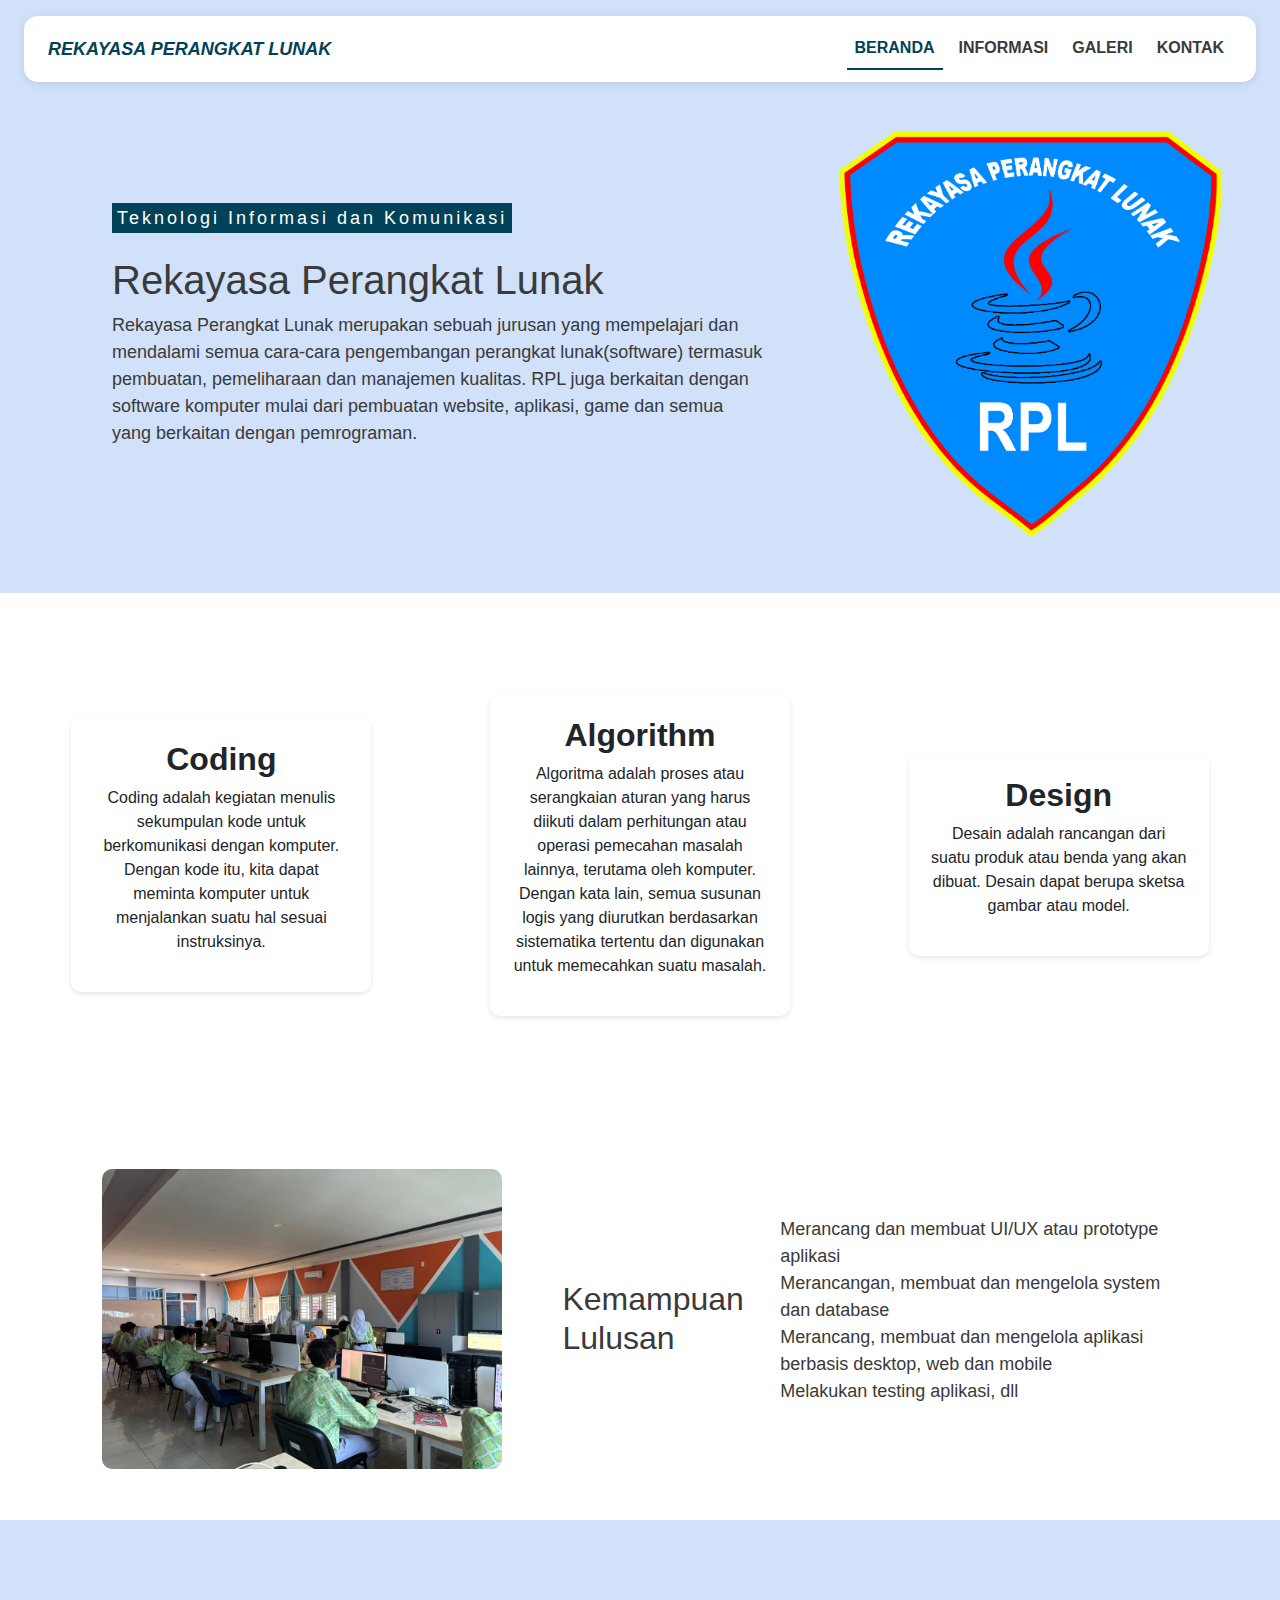
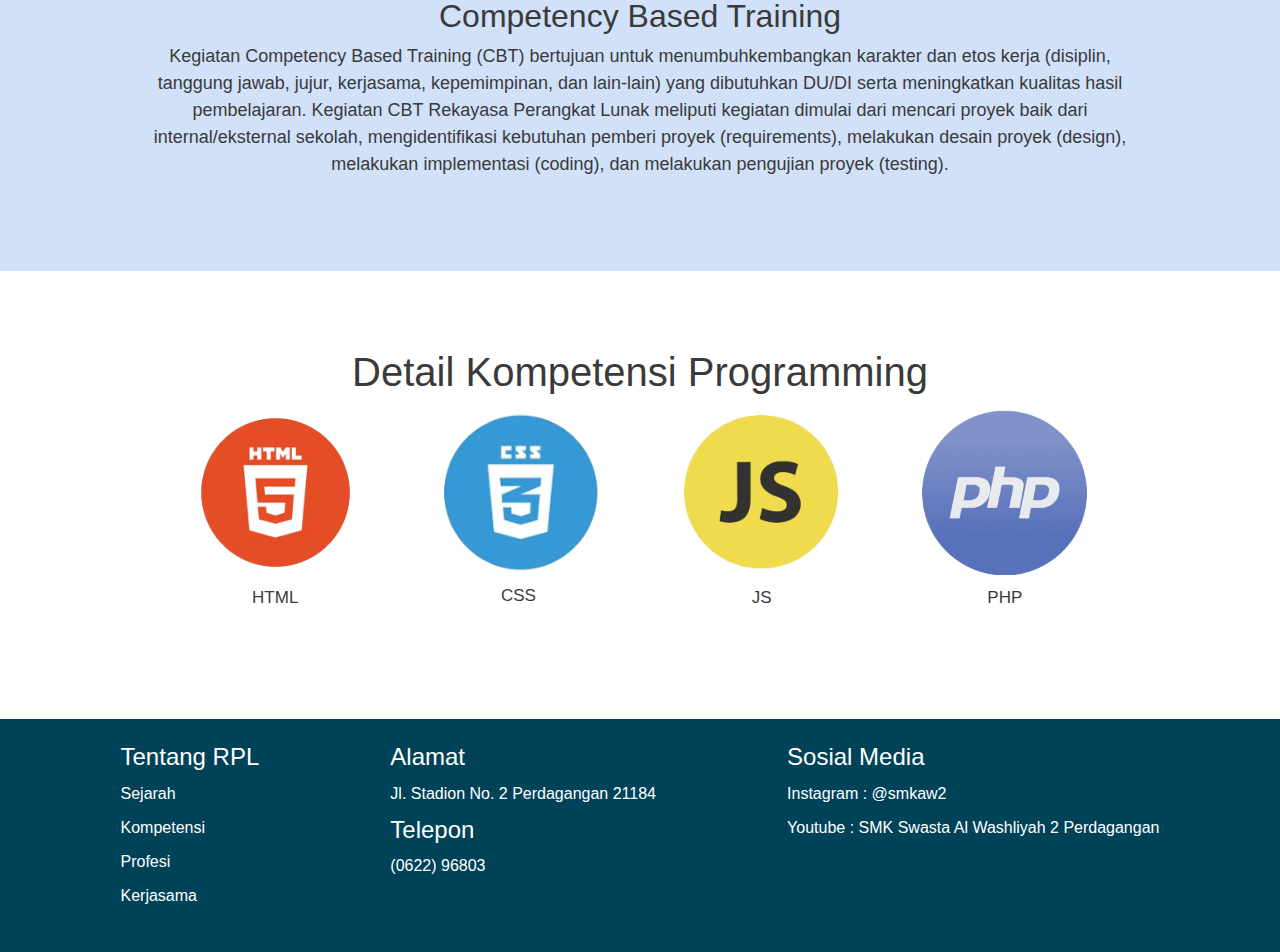
<file: index.html>
<html>

<head>
  <meta charset="UTF-8">
  <meta name="viewport" content="width=device-width, initial-scale=1">
  <title>Rekayasa Perangkat Lunak</title>
  <link href="https://cdn.jsdelivr.net/npm/bootstrap@5.3.3/dist/css/bootstrap.min.css" rel="stylesheet">
  <link href="style.css" rel="stylesheet">
</head>

<body>
  <div class="page-wrapper">
    <nav class="navbar navbar-expand-lg navbar-light custom-navbar">
      <div class="container-fluid">
        <a class="navbar-brand logo-text" href="index.html">REKAYASA PERANGKAT LUNAK</a>
        <button class="navbar-toggler" type="button" data-bs-toggle="collapse" data-bs-target="#mainNavbar"
          aria-controls="mainNavbar" aria-expanded="false" aria-label="Toggle navigation">
          <span class="navbar-toggler-icon"></span>
        </button>
        <div class="collapse navbar-collapse justify-content-end" id="mainNavbar">
          <ul class="navbar-nav ms-auto mb-2 mb-lg-0">
            <li class="nav-item">
              <a class="nav-link active" aria-current="page" href="index.html">BERANDA</a>
            </li>
            <li class="nav-item">
              <a class="nav-link" href="information.html">INFORMASI</a>
            </li>
            <li class="nav-item">
              <a class="nav-link" href="gallery.html">GALERI</a>
            </li>
            <li class="nav-item">
              <a class="nav-link" href="contact.html">KONTAK</a>
            </li>
          </ul>
        </div>
      </div>
    </nav>

    <div class="content1">

      <div class="text1">

        <div class="text">

          <p id="tag">

            <mark>Teknologi Informasi dan Komunikasi</mark>

          </p>

          <h1>Rekayasa Perangkat Lunak</h1>

          <p>

            Rekayasa Perangkat Lunak merupakan sebuah jurusan yang mempelajari

            dan mendalami semua cara-cara pengembangan perangkat

            lunak(software) termasuk pembuatan, pemeliharaan dan manajemen

            kualitas. RPL juga berkaitan dengan software komputer mulai dari

            pembuatan website, aplikasi, game dan semua yang berkaitan dengan

            pemrograman.

          </p>

        </div>

      </div>

      <div class="imglogo">

        <img src="img/logopplg.png" />

      </div>

    </div>

    <div class="content2">

      <div class="card">

        <h2><b>Coding</b></h2>

        <p>

          Coding adalah kegiatan menulis sekumpulan kode untuk berkomunikasi

          dengan komputer. Dengan kode itu, kita dapat meminta komputer untuk

          menjalankan suatu hal sesuai instruksinya.

        </p>

      </div>

      <div class="card">

        <h2><b>Algorithm</b></h2>

        <p>

          Algoritma adalah proses atau serangkaian aturan yang harus diikuti

          dalam perhitungan atau operasi pemecahan masalah lainnya, terutama

          oleh komputer. Dengan kata lain, semua susunan logis yang diurutkan

          berdasarkan sistematika tertentu dan digunakan untuk memecahkan

          suatu masalah.

        </p>

      </div>

      <div class="card">

        <h2><b>Design</b></h2>

        <p>

          Desain adalah rancangan dari suatu produk atau benda yang akan

          dibuat. Desain dapat berupa sketsa gambar atau model.

        </p>

      </div>

    </div>

    <div class="content3">

      <img class="imgrps" src="img/rpsrpl.jpg" />

      <div class="text2">

        <h2>Kemampuan Lulusan</h2>

        <p>

          Merancang dan membuat UI/UX atau prototype aplikasi<br />

          Merancangan, membuat dan mengelola system dan database<br />

          Merancang, membuat dan mengelola aplikasi berbasis desktop, web

          dan mobile<br />

          Melakukan testing aplikasi, dll

        </p>

      </div>

    </div>

    <div class="content4">

      <h2>Competency Based Training</h2>

      <p>

        Kegiatan Competency Based Training (CBT) bertujuan untuk

        menumbuhkembangkan karakter dan etos kerja (disiplin, tanggung jawab,

        jujur, kerjasama, kepemimpinan, dan lain-lain) yang dibutuhkan DU/DI

        serta meningkatkan kualitas hasil pembelajaran. Kegiatan CBT Rekayasa

        Perangkat Lunak meliputi kegiatan dimulai dari mencari proyek baik

        dari internal/eksternal sekolah, mengidentifikasi kebutuhan pemberi

        proyek (requirements), melakukan desain proyek (design), melakukan

        implementasi (coding), dan melakukan pengujian proyek (testing).

      </p>

    </div>

    <div class="content5">

      <h1>Detail Kompetensi Programming</h1>

      <div class="subcontent5">

        <div class="responsive">

          <div class="gallery">

            <a target="_blank" href="img/logohtml.png">

              <img src="img/logohtml.png" width="600" height="400" />

            </a>

            <div class="desc">HTML</div>

          </div>

        </div>

        <div class="responsive">

          <div class="gallery">

            <a target="_blank" href="img/csslogo.png">

              <img src="img/csslogo.png" width="600" height="400" />

            </a>

            <div class="desc">CSS</div>

          </div>

        </div>

        <div class="responsive">

          <div class="gallery">

            <a target="_blank" href="img/logojs.png">

              <img src="img/logojs.png" width="600" height="400" />

            </a>

            <div class="desc">JS</div>

          </div>

        </div>

        <div class="responsive">

          <div class="gallery">

            <a target="_blank" href="img/logophp.png">

              <img src="img/logophp.png" width="600" height="400" />

            </a>

            <div class="desc">PHP</div>

          </div>

        </div>

      </div>

    </div>

    <div class="clearfix"></div>

    <footer class="footer-main">

      <div class="footer-grid">

        <section class="footer-1">

          <h4>Tentang RPL</h4>

          <p>Sejarah</p>

          <p>Kompetensi</p>

          <p>Profesi</p>

          <p>Kerjasama</p>

        </section>

        <section class="footer-2">

          <h4>Alamat</h4>

          <p>Jl. Stadion No. 2 Perdagangan 21184</p>

          <h4>Telepon</h4>

          <p>(0622) 96803</p>

        </section>

        <section class="footer-3">

          <h4>Sosial Media</h4>

          <p>Instagram : @smkaw2</p>

          <p>Youtube : SMK Swasta Al Washliyah 2 Perdagangan</p>

        </section>

      </div>

    </footer>

  </div>

  <script src="https://cdn.jsdelivr.net/npm/bootstrap@5.3.3/dist/js/bootstrap.bundle.min.js"></script>

</body>

</html>
</file>
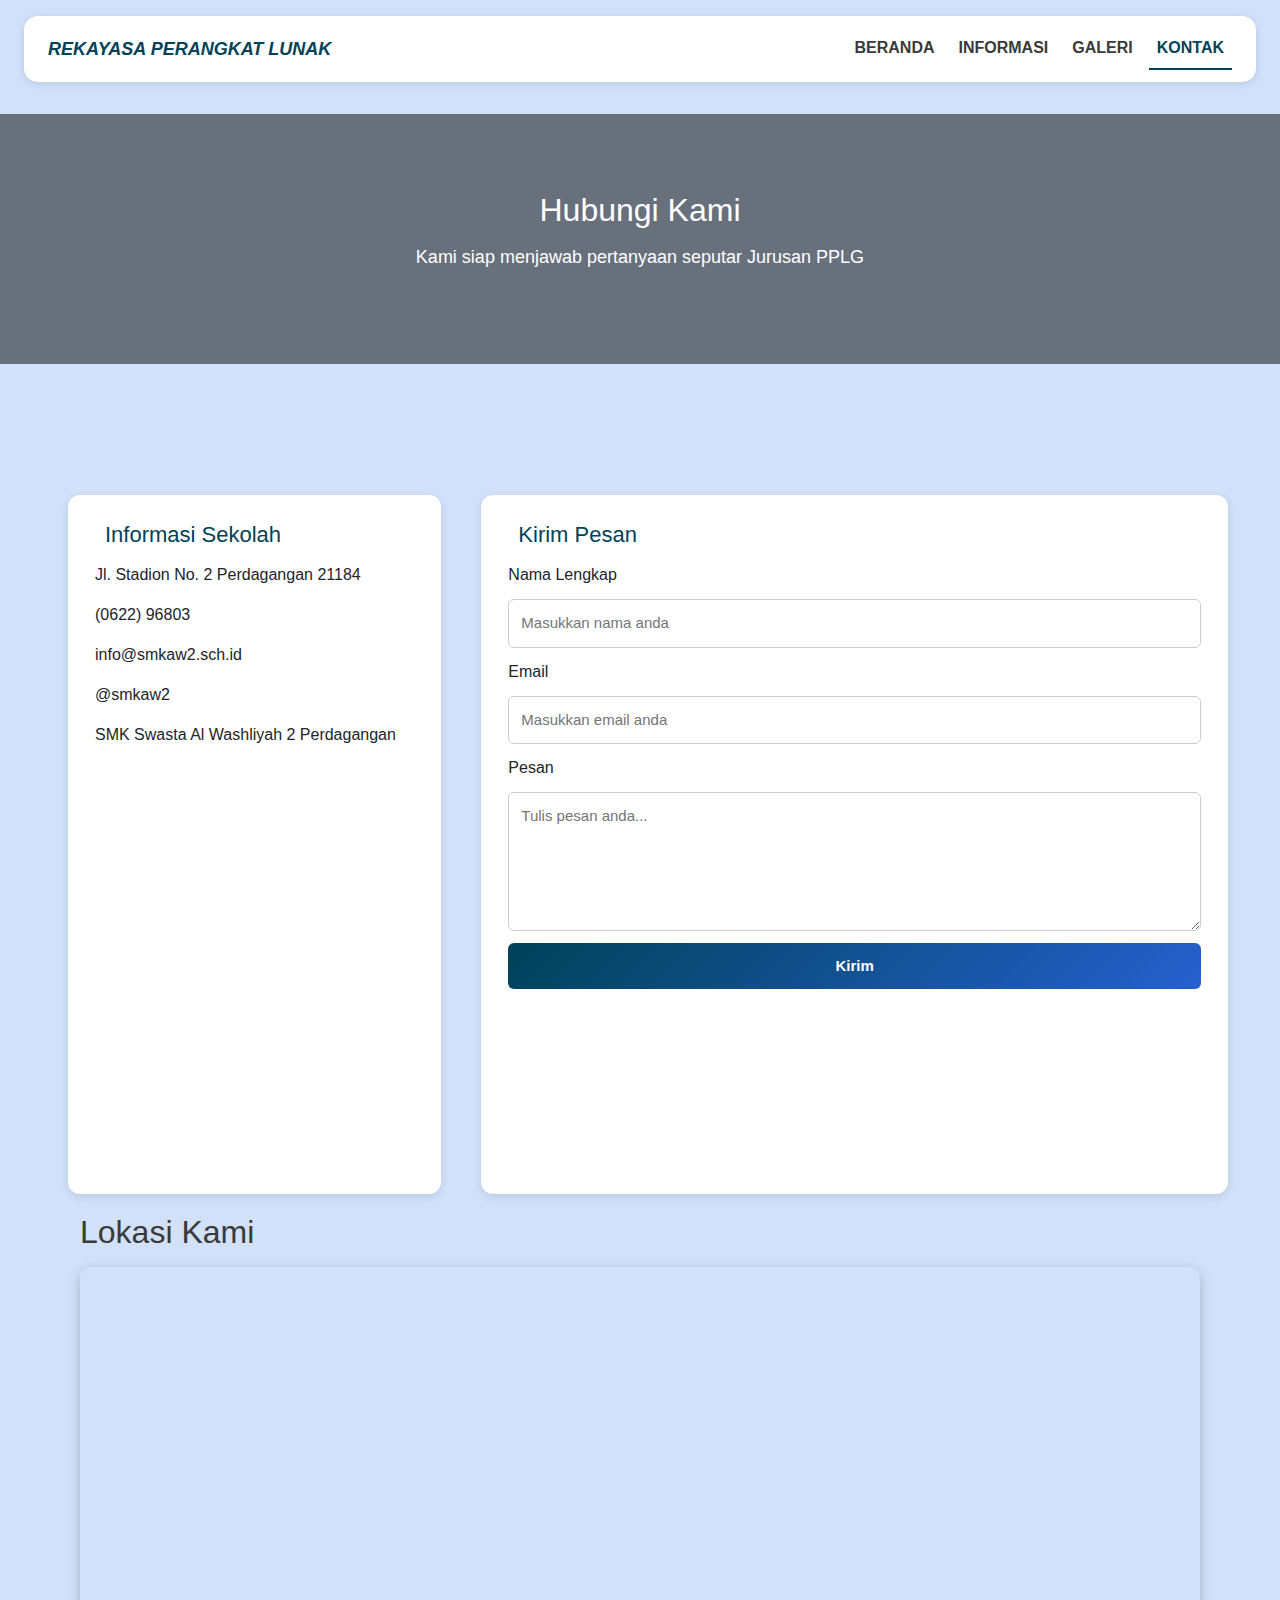
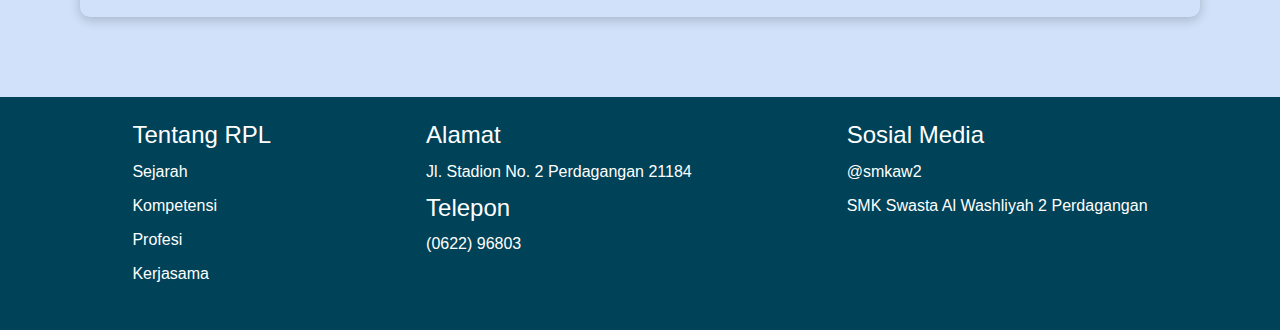
<file: contact.html>
<html>
  <head>
    <meta charset="UTF-8">
    <meta name="viewport" content="width=device-width, initial-scale=1">
    <title>Rekayasa Perangkat Lunak</title>
    <link href="https://cdn.jsdelivr.net/npm/bootstrap@5.3.3/dist/css/bootstrap.min.css" rel="stylesheet">
    <link href="style.css" rel="stylesheet">
  </head>
  <body>
    <div class="page-wrapper">
      <nav class="navbar navbar-expand-lg navbar-light custom-navbar">
        <div class="container-fluid">
          <a class="navbar-brand logo-text" href="index.html">REKAYASA PERANGKAT LUNAK</a>
          <button class="navbar-toggler" type="button" data-bs-toggle="collapse" data-bs-target="#mainNavbar" aria-controls="mainNavbar" aria-expanded="false" aria-label="Toggle navigation">
            <span class="navbar-toggler-icon"></span>
          </button>
          <div class="collapse navbar-collapse justify-content-end" id="mainNavbar">
            <ul class="navbar-nav ms-auto mb-2 mb-lg-0">
              <li class="nav-item">
                <a class="nav-link" href="index.html">BERANDA</a>
              </li>
              <li class="nav-item">
                <a class="nav-link" href="information.html">INFORMASI</a>
              </li>
              <li class="nav-item">
                <a class="nav-link" href="gallery.html">GALERI</a>
              </li>
              <li class="nav-item">
                <a class="nav-link active" aria-current="page" href="contact.html">KONTAK</a>
              </li>
            </ul>
          </div>
        </div>
      </nav>

      <!-- Header -->

      <header class="info-header">

        <h1>Hubungi Kami</h1>

        <p>Kami siap menjawab pertanyaan seputar Jurusan PPLG</p>

      </header>

      <!-- Konten Kontak -->

      <main id="contact-sections">

        <div class="contact-grid modern-contact">

          <!-- Informasi Kontak -->

          <div class="contact-info card">

            <h2><i class="fa-solid fa-building"></i> Informasi Sekolah</h2>

            <p><i class="fa-solid fa-location-dot"></i> Jl. Stadion No. 2 Perdagangan 21184</p>

            <p><i class="fa-solid fa-phone"></i> (0622) 96803</p>

            <p><i class="fa-solid fa-envelope"></i> info@smkaw2.sch.id</p>

            <p><i class="fa-brands fa-instagram"></i> @smkaw2</p>

            <p><i class="fa-brands fa-youtube"></i> SMK Swasta Al Washliyah 2 Perdagangan</p>

          </div>

          <!-- Formulir -->

          <div class="contact-form card">

            <h2><i class="fa-solid fa-paper-plane"></i> Kirim Pesan</h2>

            <form>

              <label for="name">Nama Lengkap</label>

              <input type="text" id="name" name="name" placeholder="Masukkan nama anda" required>

              <label for="email">Email</label>

              <input type="email" id="email" name="email" placeholder="Masukkan email anda" required>

              <label for="message">Pesan</label>

              <textarea id="message" name="message" rows="5" placeholder="Tulis pesan anda..." required></textarea>

              <button type="submit"><i class="fa-solid fa-paper-plane"></i> Kirim</button>

            </form>

          </div>

        </div>

        <!-- Google Maps -->

        <div class="contact-map">

          <h2><i class="fa-solid fa-map"></i> Lokasi Kami</h2>

          <iframe 

            src="https://www.google.com/maps/embed?pb=!1m18!1m12!1m3!1d3983.7460390260258!2d99.33039107348931!3d3.161492153079744!2m3!1f0!2f0!3f0!3m2!1i1024!2i768!4f13.1!3m3!1m2!1s0x3033cf6562a0ca19%3A0x266fcdcaa986bb95!2sSMK%20Swasta%20AL%20Washliyah%202%20Perdagangan!5e0!3m2!1sid!2sid!4v1758417293370!5m2!1sid!2sid" 

            width="100%" height="350" style="border:0; border-radius: 10px; box-shadow: 0 3px 12px rgba(0,0,0,0.2);" allowfullscreen="" loading="lazy">

          </iframe>

        </div>

      </main>

      <!-- Footer -->

      <footer class="footer-main">

        <div class="footer-grid">

          <section class="footer-1">

            <h4>Tentang RPL</h4>

            <p>Sejarah</p>

            <p>Kompetensi</p>

            <p>Profesi</p>

            <p>Kerjasama</p>

          </section>

          <section class="footer-2">

            <h4>Alamat</h4>

            <p>Jl. Stadion No. 2 Perdagangan 21184</p>

            <h4>Telepon</h4>

            <p>(0622) 96803</p>

          </section>

          <section class="footer-3">

            <h4>Sosial Media</h4>

            <p><i class="fa-brands fa-instagram"></i> @smkaw2</p>

            <p><i class="fa-brands fa-youtube"></i> SMK Swasta Al Washliyah 2 Perdagangan</p>

          </section>

        </div>

      </footer>

    </div>

    <script src="https://cdn.jsdelivr.net/npm/bootstrap@5.3.3/dist/js/bootstrap.bundle.min.js"></script>

  </body>

</html>
</file>
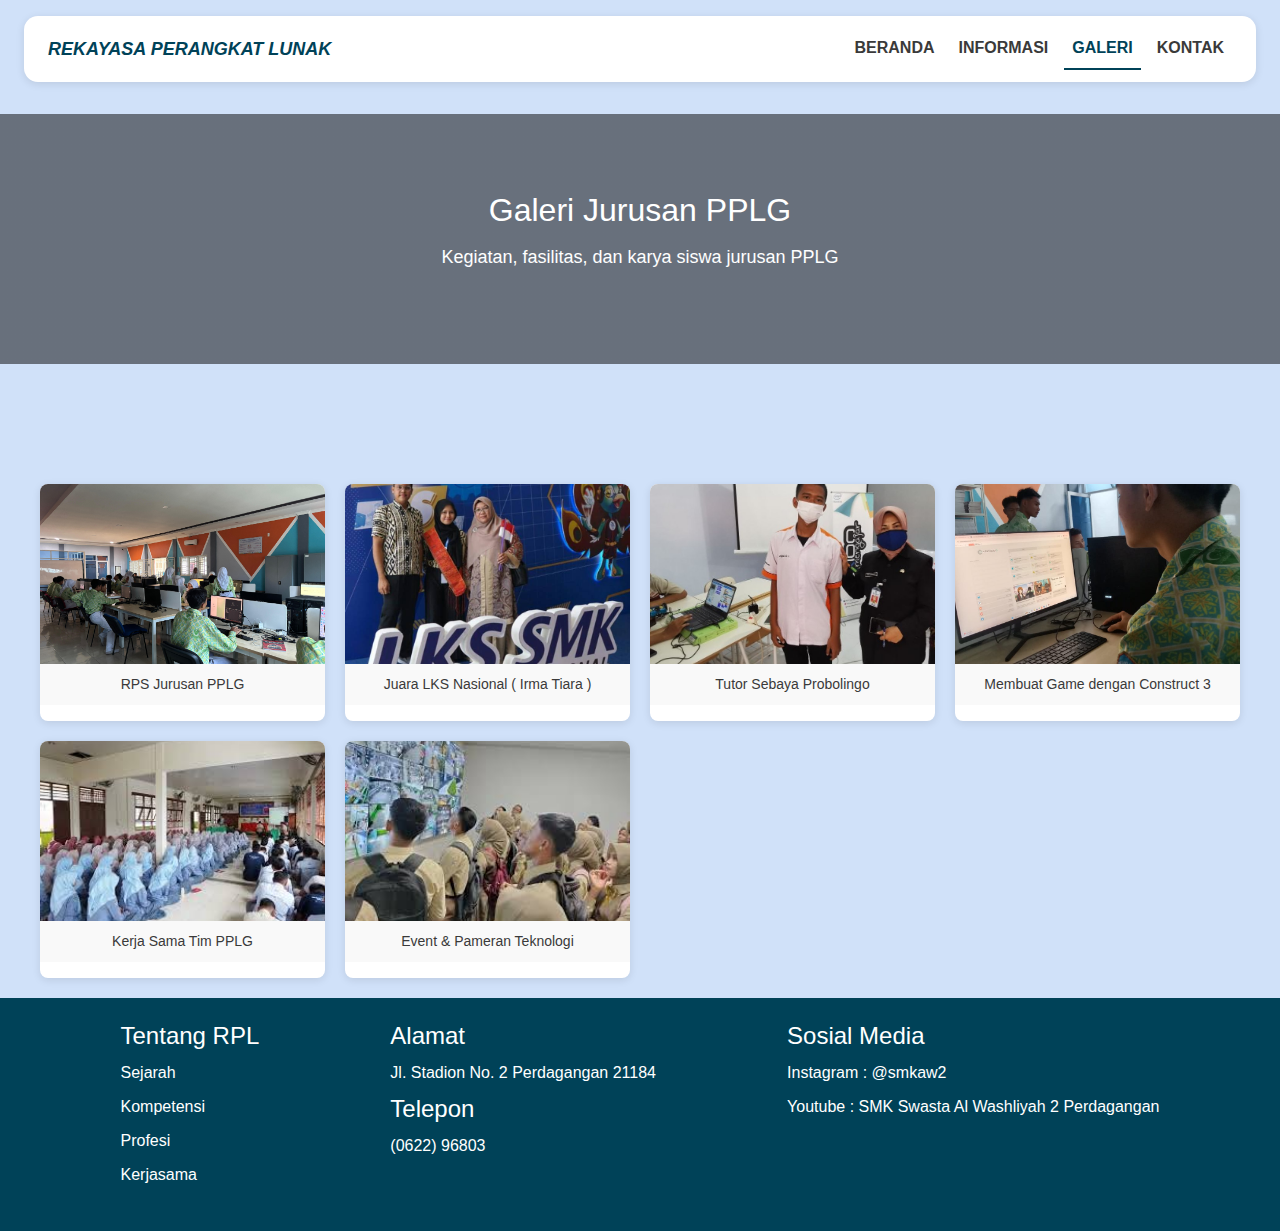
<file: gallery.html>
<html>
  <head>
    <meta charset="UTF-8">
    <meta name="viewport" content="width=device-width, initial-scale=1">
    <title>Rekayasa Perangkat Lunak</title>
    <link href="https://cdn.jsdelivr.net/npm/bootstrap@5.3.3/dist/css/bootstrap.min.css" rel="stylesheet">
    <link href="style.css" rel="stylesheet">
  </head>
  <body>
    <div class="page-wrapper">
      <nav class="navbar navbar-expand-lg navbar-light custom-navbar">
        <div class="container-fluid">
          <a class="navbar-brand logo-text" href="index.html">REKAYASA PERANGKAT LUNAK</a>
          <button class="navbar-toggler" type="button" data-bs-toggle="collapse" data-bs-target="#mainNavbar" aria-controls="mainNavbar" aria-expanded="false" aria-label="Toggle navigation">
            <span class="navbar-toggler-icon"></span>
          </button>
          <div class="collapse navbar-collapse justify-content-end" id="mainNavbar">
            <ul class="navbar-nav ms-auto mb-2 mb-lg-0">
              <li class="nav-item">
                <a class="nav-link" href="index.html">BERANDA</a>
              </li>
              <li class="nav-item">
                <a class="nav-link" href="information.html">INFORMASI</a>
              </li>
              <li class="nav-item">
                <a class="nav-link active" aria-current="page" href="gallery.html">GALERI</a>
              </li>
              <li class="nav-item">
                <a class="nav-link" href="contact.html">KONTAK</a>
              </li>
            </ul>
          </div>
        </div>
      </nav>

      <!-- Header -->

      <header class="info-header">

        <h1>Galeri Jurusan PPLG</h1>

        <p>Kegiatan, fasilitas, dan karya siswa jurusan PPLG</p>

      </header>

      <!-- Galeri -->

      <main id="gallery-sections">

        <div class="gallery-grid">

          <div class="gallery-item">

            <img src="img/rpsrpl.jpg" alt="Laboratorium Komputer">

            <p>RPS Jurusan PPLG</p>

          </div>

          <div class="gallery-item">

            <img src="img/lks.png" alt="Project Siswa">

            <p>Juara LKS Nasional ( Irma Tiara )</p>

          </div>

          <div class="gallery-item">

            <img src="img/pklacp.png"alt="Tutor Sebaya">

            <p>Tutor Sebaya Probolingo</p>

          </div>

          <div class="gallery-item">

            <img src="img/construct.jpg" alt="Buat Game">

            <p>Membuat Game dengan Construct 3</p>

          </div>

          <div class="gallery-item">

            <img src="img/rapat.png" alt="Kerja Sama Tim">

            <p>Kerja Sama Tim PPLG</p>

          </div>

          <div class="gallery-item">

            <img src="img/pamer.png" alt="Event Pameran">

            <p>Event & Pameran Teknologi</p>

          </div>

        </div>

      </main>

      <!-- Footer -->

      <footer class="footer-main">

        <div class="footer-grid">

          <section class="footer-1">

            <h4>Tentang RPL</h4>

            <p>Sejarah</p>

            <p>Kompetensi</p>

            <p>Profesi</p>

            <p>Kerjasama</p>

          </section>

          <section class="footer-2">

            <h4>Alamat</h4>

            <p>Jl. Stadion No. 2 Perdagangan 21184</p>

            <h4>Telepon</h4>

            <p>(0622) 96803</p>

          </section>

          <section class="footer-3">

            <h4>Sosial Media</h4>

            <p>Instagram : @smkaw2</p>

            <p>Youtube : SMK Swasta Al Washliyah 2 Perdagangan</p>

          </section>

        </div>

      </footer>

    </div>

    <script src="https://cdn.jsdelivr.net/npm/bootstrap@5.3.3/dist/js/bootstrap.bundle.min.js"></script>

  </body>

</html>
</file>
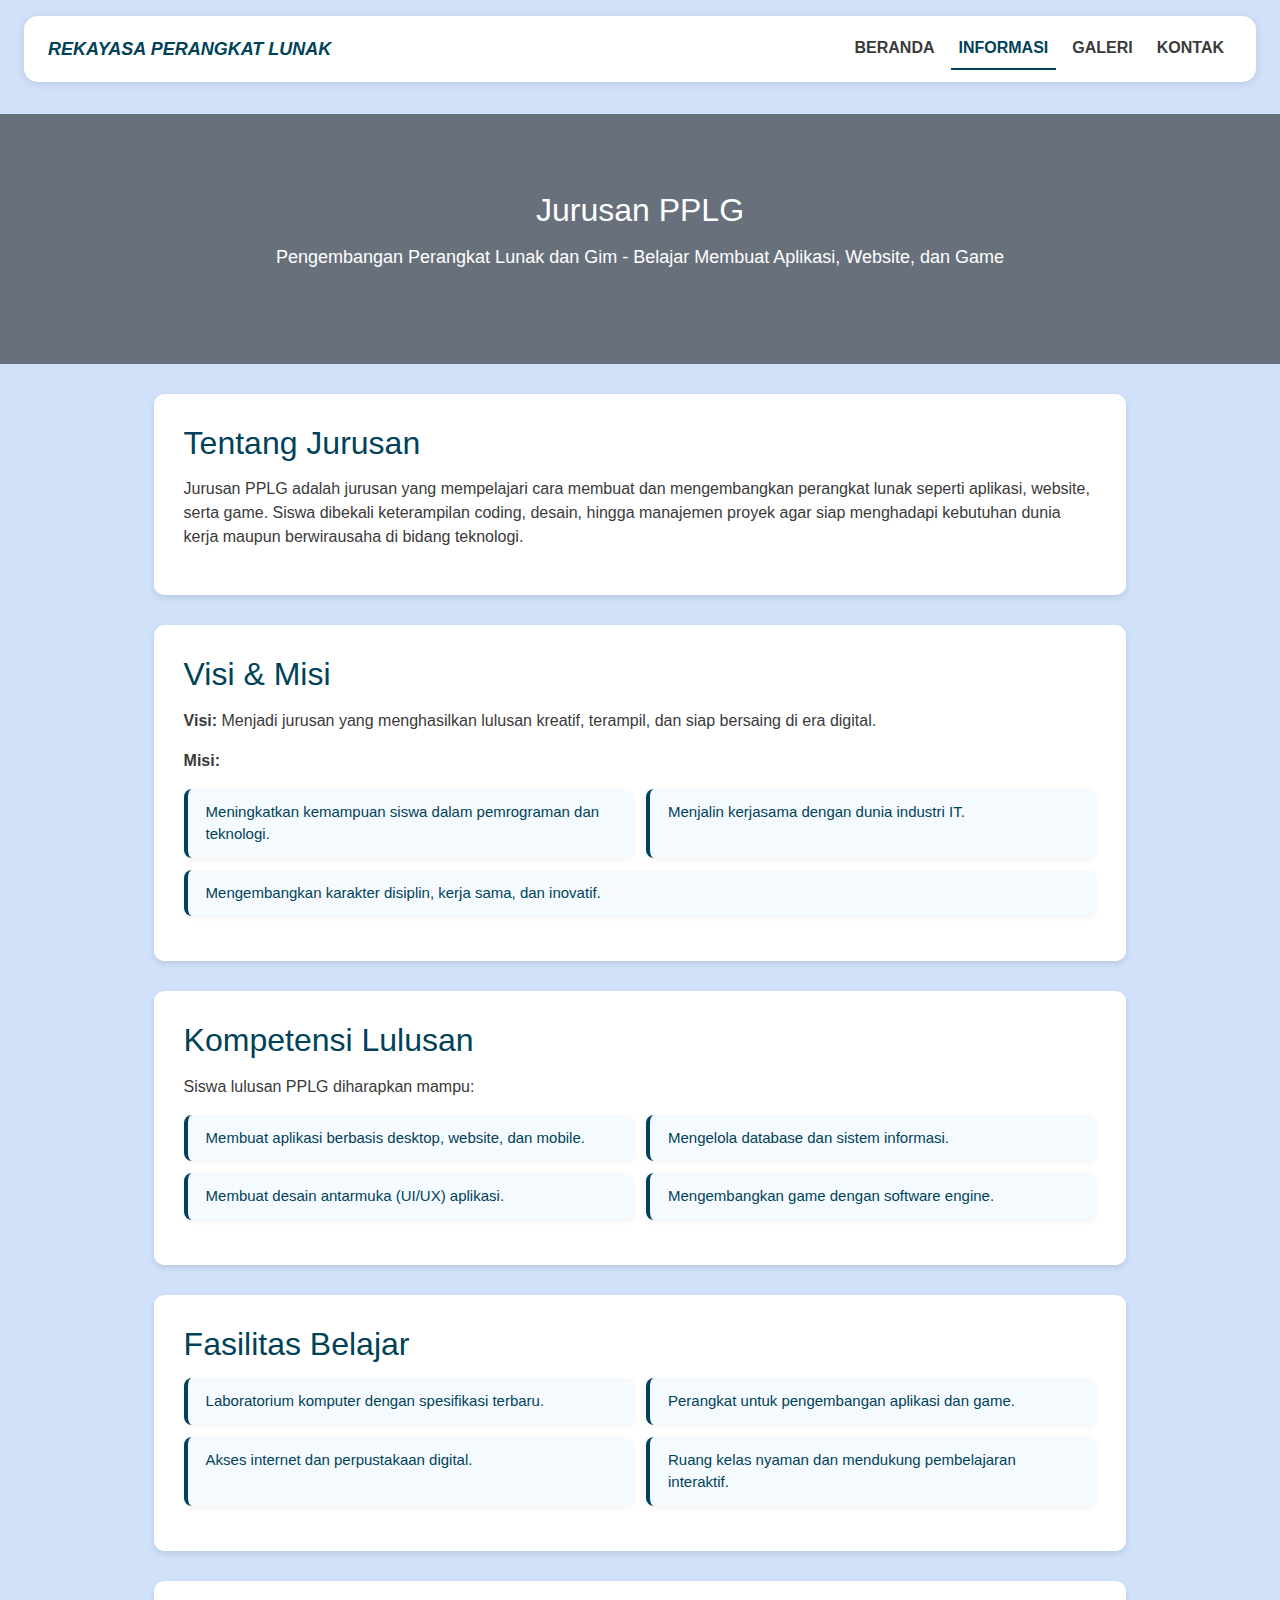
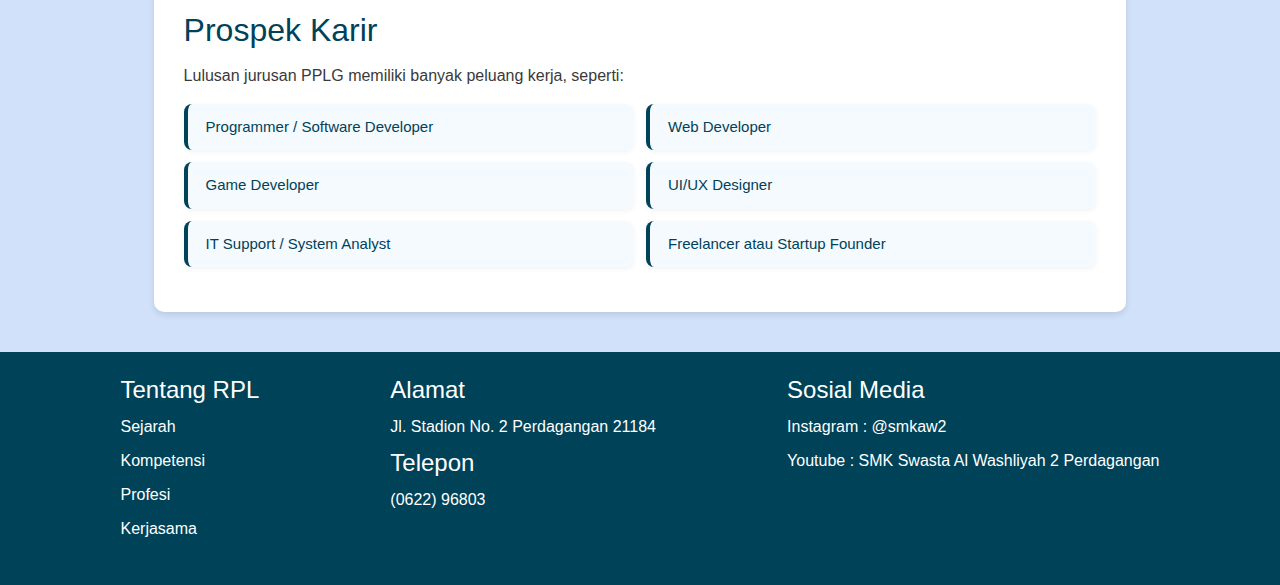
<file: information.html>
<html>
  <head>
    <meta charset="UTF-8">
    <meta name="viewport" content="width=device-width, initial-scale=1">
    <title>Rekayasa Perangkat Lunak</title>
    <link href="https://cdn.jsdelivr.net/npm/bootstrap@5.3.3/dist/css/bootstrap.min.css" rel="stylesheet">
    <link href="style.css" rel="stylesheet">
  </head>
  <body>
    <div class="page-wrapper">
      <nav class="navbar navbar-expand-lg navbar-light custom-navbar">
        <div class="container-fluid">
          <a class="navbar-brand logo-text" href="index.html">REKAYASA PERANGKAT LUNAK</a>
          <button class="navbar-toggler" type="button" data-bs-toggle="collapse" data-bs-target="#mainNavbar" aria-controls="mainNavbar" aria-expanded="false" aria-label="Toggle navigation">
            <span class="navbar-toggler-icon"></span>
          </button>
          <div class="collapse navbar-collapse justify-content-end" id="mainNavbar">
            <ul class="navbar-nav ms-auto mb-2 mb-lg-0">
              <li class="nav-item">
                <a class="nav-link" href="index.html">BERANDA</a>
              </li>
              <li class="nav-item">
                <a class="nav-link active" aria-current="page" href="information.html">INFORMASI</a>
              </li>
              <li class="nav-item">
                <a class="nav-link" href="gallery.html">GALERI</a>
              </li>
              <li class="nav-item">
                <a class="nav-link" href="contact.html">KONTAK</a>
              </li>
            </ul>
          </div>
        </div>
      </nav>

      <!-- Header -->

      <header class="info-header">

        <h1>Jurusan PPLG</h1>

        <p>Pengembangan Perangkat Lunak dan Gim - Belajar Membuat Aplikasi, Website, dan Game</p>

      </header>

      <!-- Konten Informasi -->

      <div class="info-sections">

        <div class="section">

          <h2>Tentang Jurusan</h2>

          <p>Jurusan PPLG adalah jurusan yang mempelajari cara membuat dan mengembangkan perangkat lunak seperti aplikasi, website, serta game. Siswa dibekali keterampilan coding, desain, hingga manajemen proyek agar siap menghadapi kebutuhan dunia kerja maupun berwirausaha di bidang teknologi.</p>

        </div>

        <div class="section">

          <h2>Visi & Misi</h2>

          <p><strong>Visi:</strong> Menjadi jurusan yang menghasilkan lulusan kreatif, terampil, dan siap bersaing di era digital.</p>

          <p><strong>Misi:</strong></p>

          <ul>

            <li>Meningkatkan kemampuan siswa dalam pemrograman dan teknologi.</li>

            <li>Menjalin kerjasama dengan dunia industri IT.</li>

            <li>Mengembangkan karakter disiplin, kerja sama, dan inovatif.</li>

          </ul>

        </div>

        <div class="section">

          <h2>Kompetensi Lulusan</h2>

          <p>Siswa lulusan PPLG diharapkan mampu:</p>

          <ul>

            <li>Membuat aplikasi berbasis desktop, website, dan mobile.</li>

            <li>Mengelola database dan sistem informasi.</li>

            <li>Membuat desain antarmuka (UI/UX) aplikasi.</li>

            <li>Mengembangkan game dengan software engine.</li>

          </ul>

        </div>

        <div class="section">

          <h2>Fasilitas Belajar</h2>

          <ul>

            <li>Laboratorium komputer dengan spesifikasi terbaru.</li>

            <li>Perangkat untuk pengembangan aplikasi dan game.</li>

            <li>Akses internet dan perpustakaan digital.</li>

            <li>Ruang kelas nyaman dan mendukung pembelajaran interaktif.</li>

          </ul>

        </div>

        <div class="section">

          <h2>Prospek Karir</h2>

          <p>Lulusan jurusan PPLG memiliki banyak peluang kerja, seperti:</p>

          <ul>

            <li>Programmer / Software Developer</li>

            <li>Web Developer</li>

            <li>Game Developer</li>

            <li>UI/UX Designer</li>

            <li>IT Support / System Analyst</li>

            <li>Freelancer atau Startup Founder</li>

          </ul>

        </div>

      </div>

      <!-- Footer -->

      <footer class="footer-main">

        <div class="footer-grid">

          <section class="footer-1">

            <h4>Tentang RPL</h4>

            <p>Sejarah</p>

            <p>Kompetensi</p>

            <p>Profesi</p>

            <p>Kerjasama</p>

          </section>

          <section class="footer-2">

            <h4>Alamat</h4>

            <p>Jl. Stadion No. 2 Perdagangan 21184</p>

            <h4>Telepon</h4>

            <p>(0622) 96803</p>

          </section>

          <section class="footer-3">

            <h4>Sosial Media</h4>

            <p>Instagram : @smkaw2</p>

            <p>Youtube : SMK Swasta Al Washliyah 2 Perdagangan</p>

          </section>

        </div>

      </footer>

    </div>

    <script src="https://cdn.jsdelivr.net/npm/bootstrap@5.3.3/dist/js/bootstrap.bundle.min.js"></script>

  </body>

</html>
</file>
<file: style.css>
body{
  background-color: #d0e1f9;
  font-family: Arial, Helvetica, sans-serif;
  color: #3a3a3a;
  margin: 0;
}
img {
  width:100%;
  max-width: 400px;
  height: auto;
}
.content1 {
  display: grid;
  grid-template-columns: 66% auto;
  padding: 0 48px 48px 48px;
  margin-top: 40px
}
.text1 {
  margin: 0 64px;
  font-size: 18px;
  display: flex;
  align-items: center;
}
h1 {
  margin-top: 0;
}
#tag {
  margin-top: 0;
  margin-bottom: 24px;
  letter-spacing: 3px;
}
mark{
  background: #004258;
  color: white;
  padding: 5px 5px;
}
.content2 {
  display: flex;
  justify-content: space-around;
  align-items: center;
  min-height: 300px;
  background-color: white;
  padding: 20px 12px;
}
.card {
  background-color: #ccdfe6;
  transition: 0.3s;
  width: 300px;
  padding: 32px;
  margin: 81px 8px;
  text-align: center;
  border-radius: 20px;
}
.card {
  position: relative;
  border: 2px solid transparent; /* tetap 2px, tidak berubah */
  border-radius: 10px;
  padding: 20px;
  transition: all 0.3s ease;
  background: #fff;
  overflow: hidden;
  z-index: 1;
  box-shadow: 0 2px 5px rgba(0,0,0,0.1);
}
/* Border RGB saat hover */
.card::before {
  content: "";
  position: absolute;
  inset: 0;
  border-radius: 10px;
  padding: 2px;
  background: linear-gradient(270deg,
    #ff0000, #ff7300, #fffb00,
    #48ff00, #00ffd5, #002bff,
    #7a00ff, #ff00ab, #ff0000);
  background-size: 400% 400%;
  animation: rgbBG 6s ease infinite;
  -webkit-mask:
    linear-gradient(#fff 0 0) content-box,
    linear-gradient(#fff 0 0);
  -webkit-mask-composite: xor;
  mask-composite: exclude;
  opacity: 0;
  transition: opacity 0.3s ease;
  z-index: -1;
}
.card:hover::before {
  opacity: 1;
}
.card:hover {
  color: #000000;
  border-left-color: transparent;
  transform: translateY(-5px) scale(1.02);
  box-shadow: 0 8px 20px rgba(0,0,0,0.2);
  border: 5px solid linear-gradient(270deg,
    #ff0000, #ff7300, #fffb00,
    #48ff00, #00ffd5, #002bff,
    #7a00ff, #ff00ab, #ff0000) ;
  background-size: 100% 100%;
  animation: rgbShadow 5s ease infinite;
}
.imgrps{
  border-radius: 10px;
  transition: all 0.3s ease;
}
.imgrps:hover {
  transform: scale(1.1) translateY(-10px);
  box-shadow: 0 8px 24px rgba(0, 64, 255, 0.25), 0 2px 8px rgba(0,0,0,0.1);
  animation: rgbShadow 5s ease infinite;
}
.content3 {
  background-color: white;
  display: grid;
  padding: 4% 8%;
  grid-template-columns: 40% 60%;
}
.content3 img {
  border-radius: 10px;
  transition: all 0.3s ease;
}
.content3 h2 {
  margin: 0 30px
}
.text2 {
  font-size: 18px;
  display: flex;
  align-items: center;
}
.content4 {
  text-align: center;
  padding: 6% 12%;
}
.content4 p {
  font-size: 18px;
}
.content5 {
  display: block;
  padding: 6% 12%;
  background-color: white;
  text-align: center;
}
.subcontent5 {
  display: flex;
  justify-content: center;
  align-items: center;
}
.subcontent5 img {
  width: 165px;
}
.subcontent5 .desc {
  text-align: center;
  font-size: 17px;
  padding: 10px 0 25px 0;
}
* {
  box-sizing: border-box;
}
.responsive {
  padding: 0 8px;
  width: 24.99999%;
  margin: 6px 0;
}
.clearfix:after {
  content: "";
  display: table;
  clear: both;
}
.footer-main {
  background-color:#004258;
  padding: 24px 60px;
  color: white;
}
.footer-grid {
  display: grid;
  grid-template-columns: repeat(3, auto);
  grid-template-rows: repeat(2, auto);
  grid-gap: 10px;
  margin: 0 auto;
  max-width: 100%;
  justify-items: center;
}
@media (max-width: 1024px) {
  .footer-grid {
    padding-left: 20px;
  }
}
.footer-grid p {
  margin: 10px 0;
}
/* ==== STYLE HALAMAN INFORMASI ==== */
.info-header {
  padding: 6% 12%;
  background:
    linear-gradient(rgba(0, 0, 0, 0.5), rgba(0, 0, 0, 0.5)),
    url('https://smkaw2.sch.id/themes/template3/images/head.jpg') no-repeat center center;
  background-size: cover;
  text-align: center;
  color: rgb(255, 255, 255);
  margin-bottom: -10px;
}
.info-header h1 {
  font-size: 32px;
  margin-bottom: 15px;
  color: #ffffff;
}
.info-header p {
  font-size: 18px;
  color: oklab(100% 0 -0.00011);
}
.info-sections {
  padding: 0 12%;
  margin: 40px 0;
}
.section {
  background-color: white;
  margin-bottom: 30px;
  padding: 30px;
  border-radius: 10px;
  box-shadow: 0 3px 6px rgba(0,0,0,0.1);
}
.section h2 {
  color: #004258;
  margin-bottom: 15px;
}
.info-sections ul {
  list-style: none;
  margin: 15px 0;
  padding-left: 0;
  display: flex;
  flex-wrap: wrap;
  gap: 12px;
}
.info-sections ul li {
  background: #f5faff;
  padding: 12px 18px;
  border-left: 4px solid #004258;
  border-radius: 8px;
  font-size: 15px;
  line-height: 1.5;
  color: #004258;
  flex: 1 1 calc(50% - 12px);
  min-width: 250px;
  box-shadow: 0 2px 5px rgba(0,0,0,0.05);
  transition: all 0.3s ease;
}
.info-sections ul li:hover {
  background-color: #2560ce;
  color: #fff;
  font-weight: bold;
  border-left-color: #003080;
  transform: translateY(-3px);
  box-shadow: 0 6px 12px rgba(0,0,0,0.1);
  font-size: 16.5px;
  cursor: pointer;
}
/* Galeri */
.header-gallery {
  text-align: center;
  margin: 40px 0 20px;
}
.header-gallery h1 {
  font-size: 28px;
  margin-bottom: 10px;
}
.header-gallery p {
  font-size: 16px;
  color: #555;
}
#gallery-sections {
  padding: 20px 40px;
  margin-top: 110px;
}
.gallery-grid {
  display: grid;
  grid-template-columns: repeat(auto-fit, minmax(250px, 1fr));
  gap: 20px;
}
.gallery-item {
  background: #fff;
  border-radius: 8px;
  overflow: hidden;
  box-shadow: 0 2px 8px rgba(0,0,0,0.1);
  text-align: center;
  box-sizing: border-box;
  transition: transform 0.3s;
}
.gallery-item:hover {
  transform: translateY(-5px) scale(1.05);
  animation: rgbShadow 1.2s linear infinite alternate;
  box-shadow: 0 8px 24px rgba(0, 64, 255, 0.25), 0 2px 8px rgba(0,0,0,0.1);
}
.gallery-item img {
  width: 100%;
  height: 180px;
  object-fit: cover;
}
.gallery-item p {
  padding: 10px;
  font-size: 14px;
  background: #f9f9f9;
}
/* Kontak */
.contact-grid {
  display: grid;
  grid-template-columns: 1fr 1fr;
  gap: 30px;
  padding: 20px 40px;
}
.contact-info h2,
.contact-form h2,
.contact-map h2 {
  margin-bottom: 15px;
}
.contact-form form {
  display: flex;
  flex-direction: column;
  gap: 12px;
}
.contact-form input,
.contact-form textarea {
  padding: 10px;
  border: 1px solid #ccc;
  border-radius: 6px;
  font-size: 14px;
}
.contact-form button {
  padding: 12px;
  background: #004258;
  color: #fff;
  border: none;
  border-radius: 6px;
  cursor: pointer;
  transition: 0.3s;
}
.contact-form button:hover {
  background: #2560ce;
}
.contact-map {
  margin: 40px;
  padding: 40px;
  object-fit: cover;
}
.custom-navbar {
  background: #fff;
  margin: 16px 24px 32px;
  padding: 12px 24px;
  border-radius: 14px;
  box-shadow: 0 2px 8px rgba(0,0,0,0.1);
  --bs-navbar-toggler-border-color: transparent;
  --bs-navbar-toggler-icon-bg: url("data:image/svg+xml,%3csvg xmlns='http://www.w3.org/2000/svg' viewBox='0 0 30 30'%3e%3cpath stroke='%23004258' stroke-linecap='round' stroke-miterlimit='10' stroke-width='2' d='M4 7h22M4 15h22M4 23h22'/%3e%3c/svg%3e");
}
.custom-navbar .container-fluid {
  padding: 0;
}
.custom-navbar .navbar-brand {
  font-style: italic;
  font-weight: bold;
  font-size: 18px;
  color: #004258;
}
.custom-navbar .navbar-brand:hover {
  color: #004258;
}
.custom-navbar .navbar-nav {
  gap: 0.5rem;
}
.custom-navbar .nav-link {
  font-weight: bold;
  font-size: 16px;
  color: #3a3a3a;
  border-bottom: 2px solid transparent;
  padding: 8px 12px;
  transition: color 0.3s ease, border-color 0.3s ease;
}
.custom-navbar .nav-link:hover {
  color: #004258;
  border-color: rgba(0, 66, 88, 0.3);
}
.custom-navbar .nav-link.active {
  color: #004258;
  border-color: #004258;
}
.custom-navbar .navbar-toggler {
  border: none;
}
.custom-navbar .navbar-toggler:focus {
  box-shadow: none;
}
.custom-navbar .navbar-toggler-icon {
  background-size: 100% 100%;
}
@media (max-width: 991.98px) {
  .custom-navbar {
    margin: 12px 16px 24px;
    padding: 12px 16px;
  }
  .custom-navbar .navbar-collapse {
    padding-top: 12px;
    border-top: 1px solid rgba(0,0,0,0.08);
  }
  .custom-navbar .nav-link {
    padding: 8px 0;
    border-bottom: none;
  }
  .custom-navbar .nav-link.active {
    font-weight: 700;
  }
  .custom-navbar .navbar-nav {
    gap: 0;
  }
}
/* RESPONSIVE */
@media screen and (max-width: 480px) {
  /* Subcontent5 grid untuk galeri */
  .content5 .subcontent5 {
    display: grid;
    grid-template-columns: 1fr; /* 1 kolom */
    justify-items: start;       /* isi tetap rata kiri */
    gap: 12px;
    padding: 0 8px;
    margin: 20px 0; /* tidak auto, supaya ga ketengah */
    width: 100%;
  }
  /* Gambar dalam galeri */
  .content5 .subcontent5 img {
    max-width: 120px;   /* ukuran lebih kecil supaya pas layar */
    height: auto;
  }
  /* Deskripsi teks */
  .subcontent5 .desc {
    text-align: center;
    font-size: 14px;
    margin-top: 5px;
  }
  .responsive {
    width: 100%;
    margin: 6px 0;
    padding: 0;
    display: block;
  }
  .competency-grid {
    grid-template-columns: 1fr;
  }
  .footer-grid {
    grid-template-columns: 1fr;
    text-align: center;
  }
}
@media screen and (max-width: 700px) {
  .info-sections {
    padding: 0 5%;
  }
  .info-header{
    margin-bottom: -30px
  }
  .contact-map {
    margin: 20px;
    padding: 20px;
    height: 200px;
    margin-bottom: 300px
}
  .section {
    padding: 20px;
  }
  .content2 {
    flex-direction: column;
  }
  .card {
    margin: 20px 0;
    width: 100%;
  }
   .content1 {
    grid-template-columns: 1fr;
    padding: 0 24px 24px 24px;
    text-align: center;
  }
  .content1 .text1 {
    margin: 20px 0 0 0;
  }
  .content1 p {
    font-size: 16px;
  }
  .content1 img{
    width: 120px;
  }
  .content1 .imglogo {
    margin: 8px auto;
  }
  .content3 {
    grid-template-columns: 1fr;
    padding: 6% 5%;
    text-align: center;
    gap: 20px;
  }
  .text2 {
    order: 0;
    display: block;
    margin: 0 30px;
    font-size: 22px;
    margin-top: 20px;
    margin-bottom: 20px;
  }
  .text2 p {
    font-size: 16px;
    padding-top: 8px;
  }
  .imgrps{
    max-width: 300px;
    margin: 0 auto;
    order: 1;
  }
  .subcontent5 {
    padding: 6% 5%;
    min-height: auto;
    gap: 18px;
  }
   .content5 {
    flex-direction: column;
    gap: 18px;
  }
  .subcontent5 {
    width: 49.99999%;
    margin: 9px auto;
    display: grid;
    grid-template-columns: 1fr 1fr;
    padding: 0 8px;
  }
  .footer-grid {
    grid-template-columns: 1fr;
    text-align: center;
  }
  .content5 h1 {
    margin: 0 auto;
  }
  .content5 h1 {
    font-size: 24px;
  }
  .responsive .desc{
    text-align: center;
    font-size: 17px;
    padding: 10px 0 25px 0;
  }
  #gallery-sections {
  margin-top: 55px;
}
}
@keyframes rgbShadow {
  0% {
    box-shadow: 0 8px 50px rgba(255, 0, 0, 0.6);
  }
  25% {
    box-shadow: 0 8px 50px rgba(0, 255, 0, 0.6);
  }
  50% {
    box-shadow: 0 8px 50px rgba(0, 0, 255, 0.6);
  }
  75% {
    box-shadow: 0 8px 50px rgba(255, 255, 0, 0.6);
  }
  100% {
    box-shadow: 0 8px 50px rgba(255, 0, 255, 0.6);
  }
}
@keyframes rgbBG {
  0% { background-position: 0% 50%; }
  50% { background-position: 100% 50%; }
  100% { background-position: 0% 50%; }
}
/* === CONTACT PAGE === */
.contact-grid {
  display: grid;
  grid-template-columns: 1fr 2fr;
  gap: 40px;
  max-width: 1200px;
  margin: 40px auto;
  padding: 20px;
  align-items: start;
}
.contact-info,
.contact-form {
  width: 100%;
  height: 100%;
  padding: 25px;
  border-radius: 12px;
  box-shadow: 0 3px 10px rgba(0,0,0,0.1);
  background: #fff;
  text-align: left;
}
.contact-info h2,
.contact-form h2 {
  font-size: 22px;
  color: #004258;
  margin-bottom: 15px;
  display: flex;
  align-items: center;
  gap: 10px;
}
.contact-form input,
.contact-form textarea {
  width: 100%;
  padding: 12px;
  border: 1px solid #ccc;
  border-radius: 6px;
  font-size: 15px;
  transition: border 0.3s, box-shadow 0.3s;
}
.contact-form input:focus,
.contact-form textarea:focus {
  outline: none;
  border-color: #004258;
  box-shadow: 0 0 6px rgba(0,66,88,0.3);
}
.contact-form button {
  background: linear-gradient(135deg, #004258, #2560ce);
  color: #fff;
  border: none;
  border-radius: 6px;
  padding: 12px;
  font-size: 15px;
  font-weight: bold;
  cursor: pointer;
  transition: transform 0.2s, box-shadow 0.3s;
}
.contact-form button:hover {
  transform: translateY(-2px);
  box-shadow: 0 4px 10px rgba(0,0,0,0.2);
}
@media screen and (max-width: 768px) {
  .contact-grid {
    grid-template-columns: 1fr;
    max-width: 100%;
    padding: 20px;
  }
}
</file>
